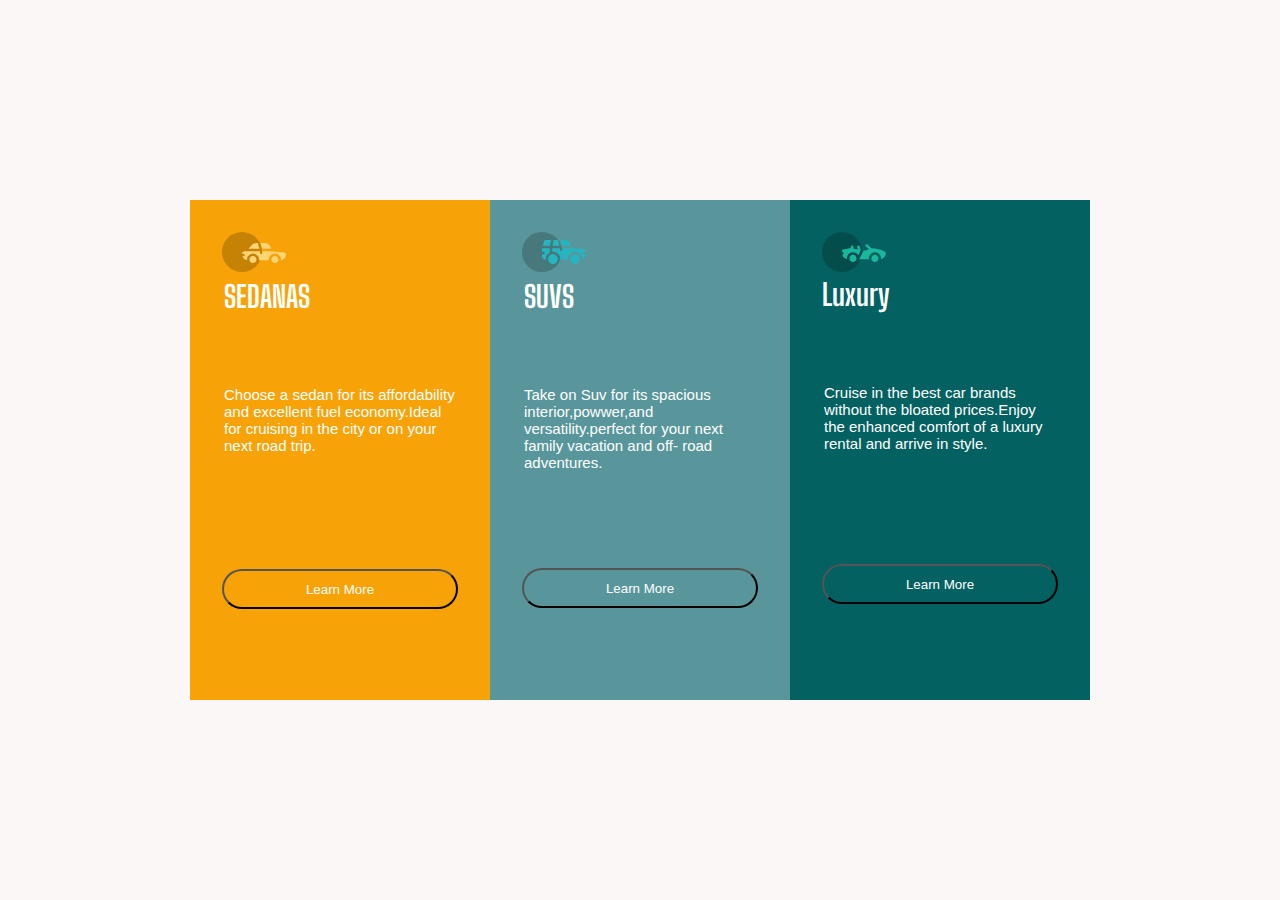
<file: index.html>
<!DOCTYPE html>
<html lang="en">
<head>
    <meta charset="UTF-8">
    <meta http-equiv="X-UA-Compatible" content="IE=edge">
    <meta name="viewport" content="width=device-width, initial-scale=1.0">
    <title>Three column card</title>
    <link rel="stylesheet" href="style.css"> 
    <link href="https://fonts.googleapis.com/css2?family=Big+Shoulders+Display:wght@700&family=Montserrat:ital,wght@1,100&display=swap" rel="stylesheet">
    <link rel="preconnect" href="https://fonts.googleapis.com">
    <link rel="preconnect" href="https://fonts.gstatic.com" crossorigin>
</head>
<body>
    <main>
        <div class="column1">
            <img src="./images/icon-sedans.svg" alt="icon-sedans">
            <h1>SEDANAS</h1>
            <P>
                Choose a sedan for its affordability and excellent fuel economy.Ideal for cruising in the city or on your next road trip. 
            </P>
            <button>Learn More</button>
        </div>
        <div class="column2">
            <img src="./images/icon-suvs.svg" alt="icon-suvs">
            <h1>SUVS</h1>
            <P>
                Take on Suv for its spacious interior,powwer,and versatility.perfect for your next family vacation and off- road adventures.
            </P>
            <button>Learn More</button>
        </div>
        <div class="column3">
            <img src="./images/icon-luxury.svg" alt="icon-luxury">
            <h1>Luxury</h1>
            <p>
                Cruise in the best car brands without the bloated prices.Enjoy the enhanced comfort of a luxury rental and arrive in style.
            </p>
            <button>Learn More</button>
        </div>

    </main>
    
</body>
</html>
</file>
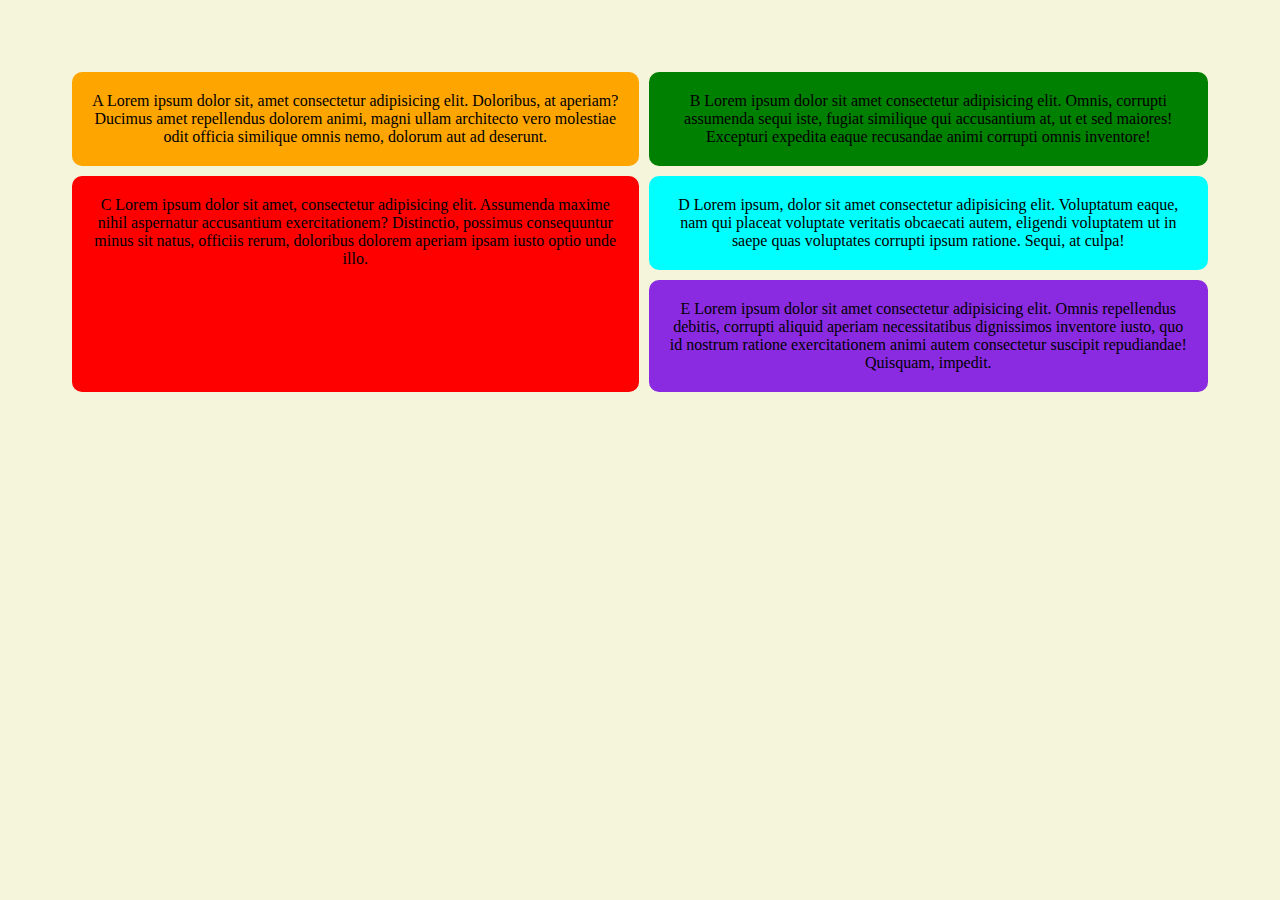
<file: grid.html>
<!DOCTYPE html>
<html lang="en">
<head>
    <meta charset="UTF-8">
    <meta http-equiv="X-UA-Compatible" content="IE=edge">
    <meta name="viewport" content="width=device-width, initial-scale=1.0">
    <title>Grid-layout</title>
    <link rel="stylesheet" href="./grid.css">
</head>
<body>
    <div class="whole">
    <main>
       
        <div class="Ga">A Lorem ipsum dolor sit, amet consectetur adipisicing elit. Doloribus, at aperiam? Ducimus amet repellendus dolorem animi, magni ullam architecto vero molestiae odit officia similique omnis nemo, dolorum aut ad deserunt.
            
        </div>
       
        <div class="Gb">B Lorem ipsum dolor sit amet consectetur adipisicing elit. Omnis, corrupti assumenda sequi iste, fugiat similique qui accusantium at, ut et sed maiores! Excepturi expedita eaque recusandae animi corrupti omnis inventore!

        </div>
       
        <div class="Gc">C Lorem ipsum dolor sit amet, consectetur adipisicing elit. Assumenda maxime nihil aspernatur accusantium exercitationem? Distinctio, possimus consequuntur minus sit natus, officiis rerum, doloribus dolorem aperiam ipsam iusto optio unde illo.

        </div>
        
        <div class="Gd">D Lorem ipsum, dolor sit amet consectetur adipisicing elit. Voluptatum eaque, nam qui placeat voluptate veritatis obcaecati autem, eligendi voluptatem ut in saepe quas voluptates corrupti ipsum ratione. Sequi, at culpa!

        </div>
        <div class="Ge">E Lorem ipsum dolor sit amet consectetur adipisicing elit. Omnis repellendus debitis, corrupti aliquid aperiam necessitatibus dignissimos inventore iusto, quo id nostrum ratione exercitationem animi autem consectetur suscipit repudiandae! Quisquam, impedit.

        </div>
    </main>
    </div>
</body>
</html>
</file>
<file: style.css>
*{
    margin: 0;
    padding: 0;
    box-sizing:border-box;
}
 body{
     background-color: rgba(240, 228, 228, 0.295);
 }

 main{
     display: flex;
     color: white;
     justify-content: center;
     align-items: center;
     height: 100vh;
 }


 h1{
    font-family: 'Big Shoulders Display', cursive;
 }
 p{
    font-family: 'Lexend Deca', sans-serif;
 }

 .column1{
     background-color: rgb(247, 163, 7);
     height:500px;
     width: 300px;
     padding: 2rem;
     font-size: 15px;
 }
 .column1 h1{
     margin: 2px;
 
 }
 .column1 p{
     padding: 2px;
     margin-top: 70px;

 }
 .column1 button{
     width: 100%;
     border-radius: 20px;
     height:3em;
     margin-top: 113px;
     color: white;
     background-color: transparent;  
 }
 .column1 button:hover{
    background: white;
    cursor: pointer;
    color:rgb(247, 163, 7) ;
}

 .column2{
     background-color:rgb(88, 150, 155);
     height: 500px;
     width: 300px;
     padding: 2rem;
     font-size: 15px;
 }
 .column2 h1{
     margin: 2px;
 }
 .column2 p{
     padding: 2px;
     margin-top: 70px;
     
 }
 .column2 button{
     width: 100%;
     border-radius: 20px;
     height: 3em;
     margin-top: 95px;
     color: white;
     background-color: transparent;
 }
 .column2 button:hover{
    background: white;
    cursor: pointer;
    color:rgb(88, 150, 155) ;

 }

 .column3{
     background-color: rgb(4, 97, 97);
     height: 500px;
     width: 300px;
     padding: 2rem;
     font-size: 15px;
     font-family: ;
 }
 .column3 p{
     padding: 2px;
     margin-top: 70px;
     
}
.column3 button{
    width: 100%;
    border-radius: 20px;
    height: 3em;
    margin-top: 110px;
    color: white;
    background-color: transparent;
    
}
.column3 button:hover{
    background: white;
    cursor: pointer;
    color: rgb(4, 97, 97);
}
</file>
<file: grid.css>
*{
    margin: 0;
    padding: 0;
}
body{
    background-color: beige;
}
main{
    text-align: center;
    justify-content: center;
    align-content: center;
    grid-row-gap: 10px;
    grid-column-gap: 10px;
    display: grid;
    /* grid-template-columns:70px ,30px; */
    grid-template-areas: 
    'a b'
    'c d'
    'c e'
    ;

    padding: 2rem;
    margin: 20px;
    color: black;
    
}
div{
    border-radius: 10px;
    text-align: center;
    padding: 20px;
}
.Ga{
    background-color: orange;
    grid-area: a;
    /* grid-area: 1 / 3 / span 1 /1; */
   
}
.Gb{
    background-color: green;
    grid-area: b;
    width: 2fr;

}
 
.Gc{
    background-color: red;
    grid-area: c;
    

}
.Gd{
    background-color: aqua;
    grid-area: d;


}
.Ge{
    background-color: blueviolet;
    grid-area: e;

}
</file>
